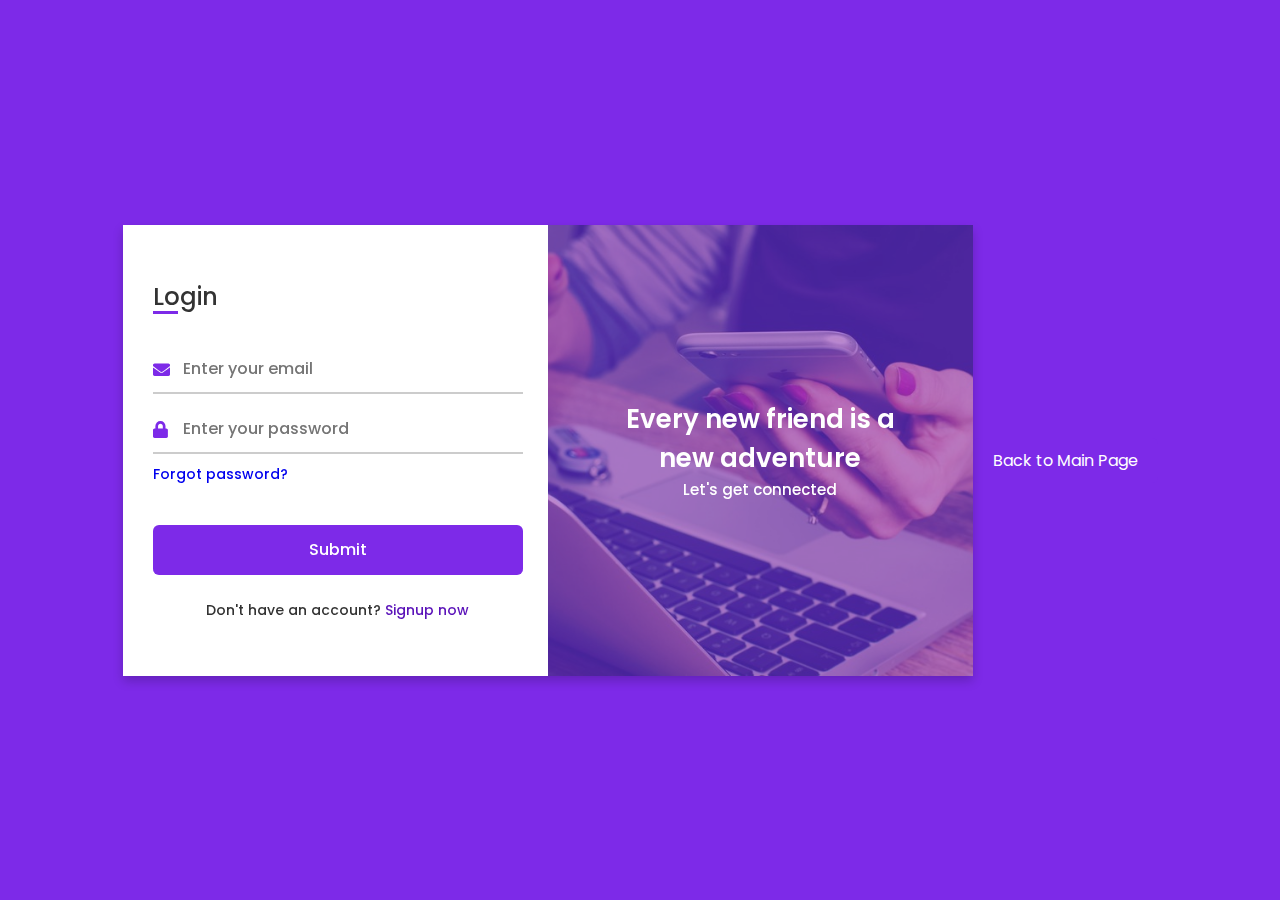
<file: my_project/index.html>
<!DOCTYPE html>
<html lang="en" dir="ltr">
  <head>
    <meta charset="UTF-8">
    <link rel="stylesheet" href="style.css">
    <link rel="stylesheet" href="https://cdnjs.cloudflare.com/ajax/libs/font-awesome/5.15.3/css/all.min.css">
    <meta name="viewport" content="width=device-width, initial-scale=1.0">
   </head>
<body>
  <div class="container">
    <input type="checkbox" id="flip">
    <div class="cover">
      <div class="front">
        <img src="images/frontImg.jpg" alt="">
        <div class="text">
          <span class="text-1">Every new friend is a <br> new adventure</span>
          <span class="text-2">Let's get connected</span>
        </div>
      </div>
      <div class="back">
        <img class="backImg" src="images/backImg.jpg" alt="">
        <div class="text">
          <span class="text-1">Complete miles of journey <br> with one step</span>
          <span class="text-2">Let's get started</span>
        </div>
      </div>
    </div>
    <div class="forms">
        <div class="form-content">
          <div class="login-form">
            <div class="title">Login</div>
          <form action="login.php" method="POST"> <div class="input-boxes">
              <div class="input-box">
                <i class="fas fa-envelope"></i>
                <input type="text" placeholder="Enter your email" name="email" required> </div>
              <div class="input-box">
                <i class="fas fa-lock"></i>
                <input type="password" placeholder="Enter your password" name="password" required> </div>
              <div class="text"><a href="#">Forgot password?</a></div>
              <div class="button input-box">
                <input type="submit" value="Submit"> </div>
              <div class="text sign-up-text">Don't have an account? <label for="flip">Signup now</label></div>
            </div>
        </form>
      </div>
        <div class="signup-form">
          <div class="title">Signup</div>
        <form action="register.php" method="POST"> <div class="input-boxes">
              <div class="input-box">
                <i class="fas fa-user"></i>
                <input type="text" placeholder="Enter your name" name="name" required> </div>
              <div class="input-box">
                <i class="fas fa-envelope"></i>
                <input type="text" placeholder="Enter your email" name="email" required> </div>
              <div class="input-box">
                <i class="fas fa-lock"></i>
                <input type="password" placeholder="Enter your password" name="password" required> </div>
              <div class="button input-box">
                <input type="submit" value="Submit"> </div>
              <div class="text sign-up-text">Already have an account? <label for="flip">Login now</label></div>
            </div>
      </form>
    </div>
    </div>
    </div>
  </div>
  <script>
  // Add some dynamic interactivity
  document.addEventListener('DOMContentLoaded', () => {
    const title = document.querySelector('.title');
    if (title) {
      title.style.transition = 'color 0.5s ease';
      title.addEventListener('mouseover', () => title.style.color = '#7d2ae8');
      title.addEventListener('mouseout', () => title.style.color = '#333');
    }
  });
</script>

<div style="text-align:center; margin-top: 20px;">
  <button onclick="location.href='main.html'" style="padding: 10px 20px; font-size: 16px; background: #7d2ae8; color: white; border: none; border-radius: 6px; cursor: pointer;">
    Back to Main Page
  </button>
</div>

</body>
</html>
</file>
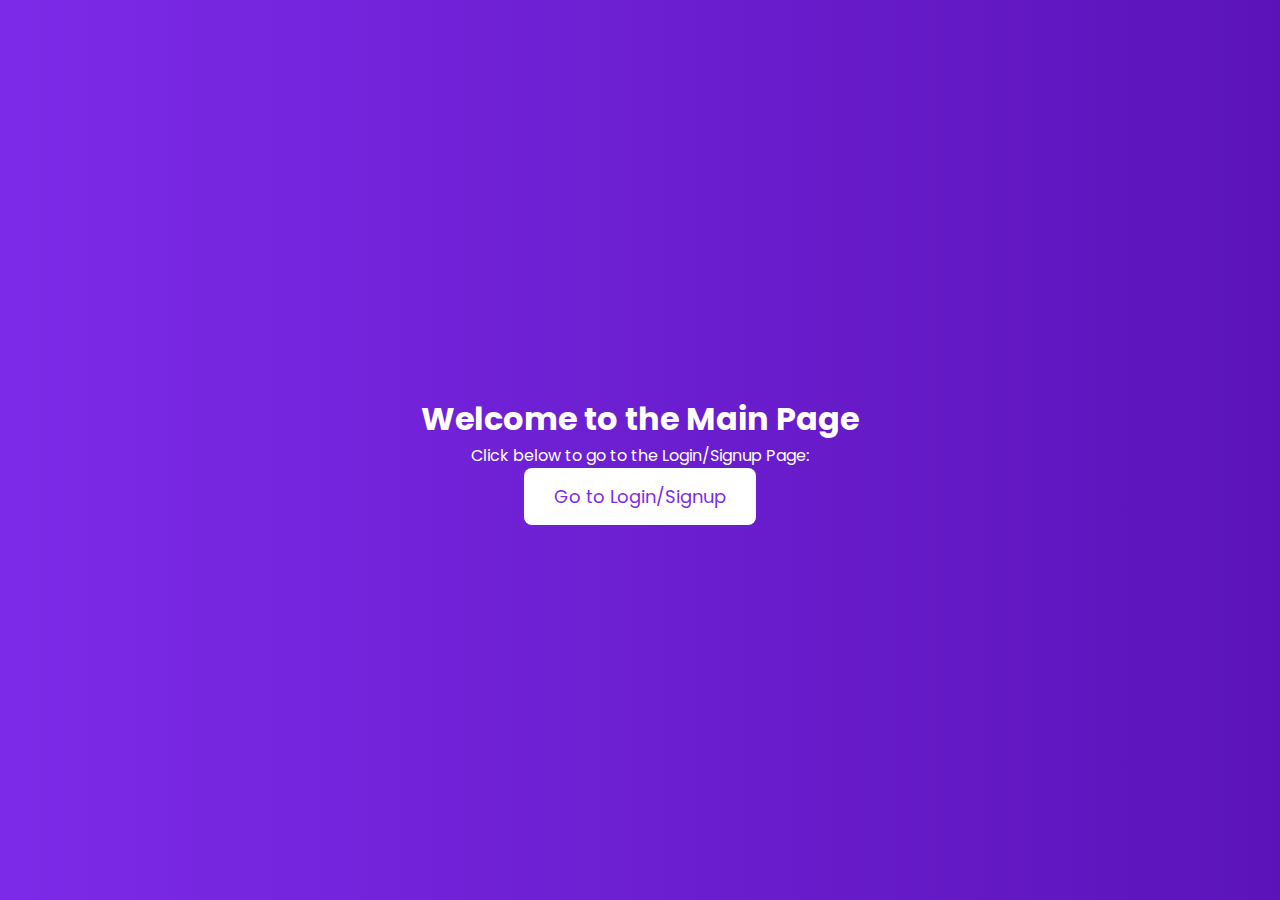
<file: my_project/main.html>
<!DOCTYPE html>
<html lang="en">
<head>
  <meta charset="UTF-8">
  <title>Main Page</title>
  <link rel="stylesheet" href="style.css">
  <style>
    body {
      background: linear-gradient(to right, #7d2ae8, #5b13b9);
      color: white;
      text-align: center;
      padding-top: 50px;
    }
    .main-container {
      max-width: 600px;
      margin: auto;
    }
    .main-button {
      background-color: white;
      color: #7d2ae8;
      border: none;
      padding: 15px 30px;
      font-size: 18px;
      border-radius: 8px;
      cursor: pointer;
      transition: transform 0.2s, background-color 0.3s;
    }
    .main-button:hover {
      transform: scale(1.05);
      background-color: #eee;
    }
  </style>
</head>
<body>
  <div class="main-container">
    <h1>Welcome to the Main Page</h1>
    <p>Click below to go to the Login/Signup Page:</p>
    <button class="main-button" onclick="location.href='index.html'">Go to Login/Signup</button>
  </div>
</body>
</html>
</file>
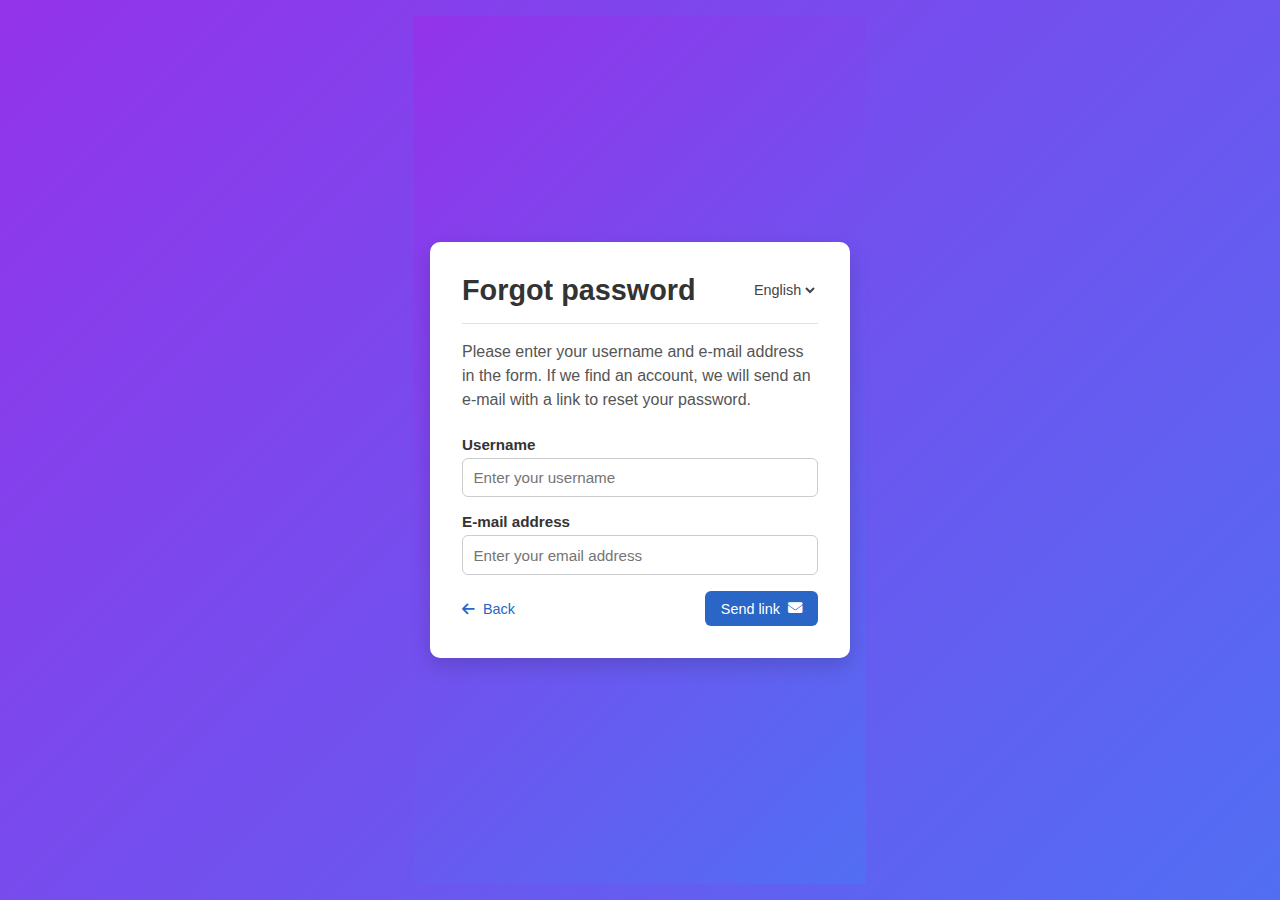
<file: Resumelytic/forgot-password.html>
<!DOCTYPE html>
<html lang="en">
<head>
  <meta charset="UTF-8" />
  <meta name="viewport" content="width=device-width, initial-scale=1.0"/>
  <title>Forgot Password</title>

  <!-- Styles -->
  <link rel="stylesheet" href="forgot-password.css" />
  <link rel="stylesheet" href="https://cdnjs.cloudflare.com/ajax/libs/font-awesome/6.4.0/css/all.min.css" />
</head>
<body>
  <div class="forgot-wrapper shadow">
    <div class="forgot-card">
      <div class="card-header">
        <h2>Forgot password</h2>
        <select class="language-select" aria-label="Language">
          <option>English</option>
        </select>
      </div>
      <hr />
      <p class="info-text">
        Please enter your username and e-mail address in the form. If we find an account, we will send an e-mail with a link to reset your password.
      </p>

      <form id="forgotForm">
        <label for="username">Username</label>
        <input type="text" id="username" placeholder="Enter your username" required />

        <label for="email">E-mail address</label>
        <input type="email" id="email" placeholder="Enter your email address" required />

        <div class="form-actions">
          <a href="login.html" class="back-link"><i class="fas fa-arrow-left"></i> Back</a>
          <button type="submit" class="send-btn">
            <span class="btn-text">Send link</span> <i class="fas fa-envelope"></i>
          </button>
        </div>
      </form>
    </div>
  </div>

  <script src="forgot-password.js"></script>
</body>
</html>
</file>
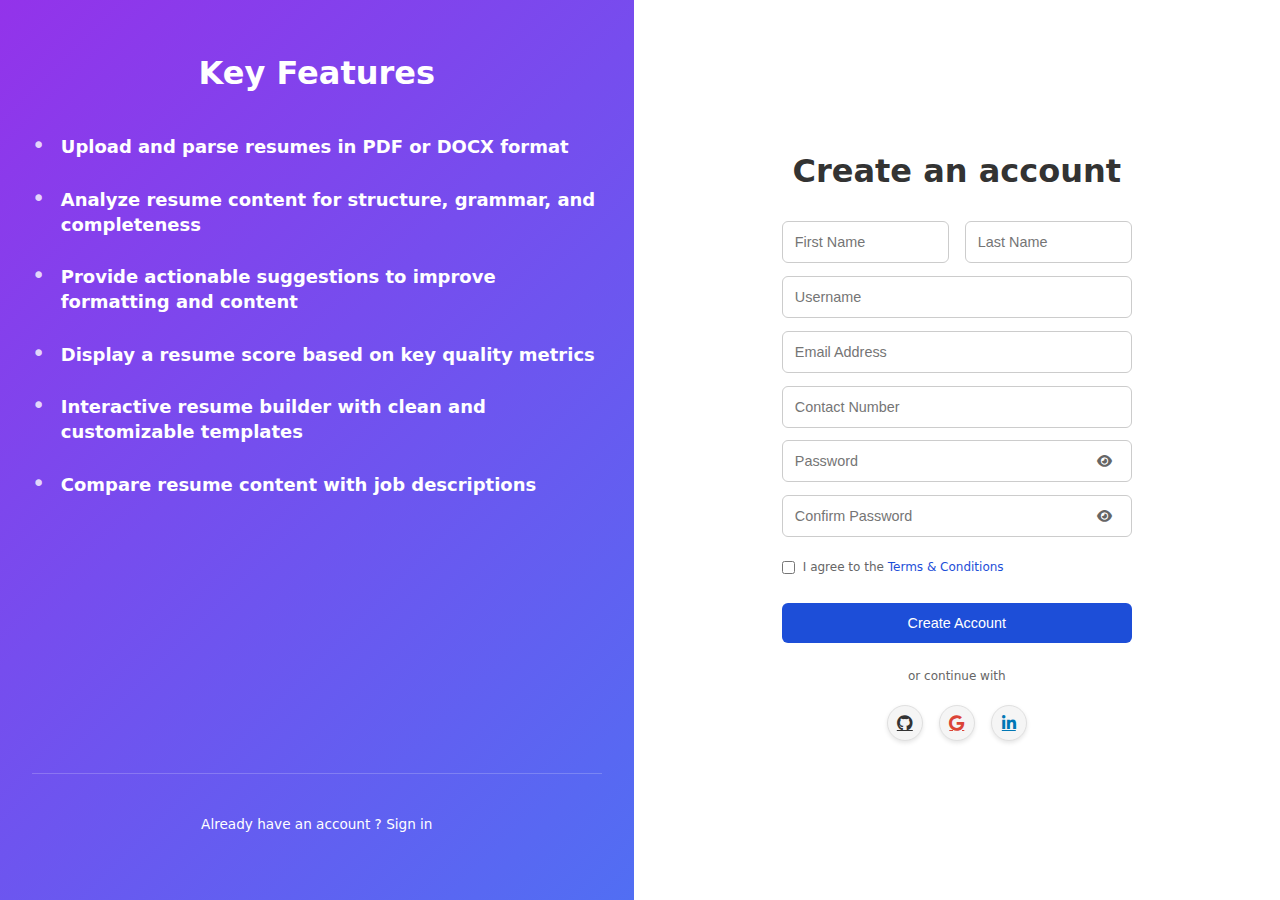
<file: Resumelytic/signup.html>
<!DOCTYPE html>
<html lang="en">
<head>
  <meta charset="UTF-8" />
  <meta name="viewport" content="width=device-width, initial-scale=1.0"/>
  <title>Signup | Resumelytics</title>
  <link rel="stylesheet" href="signup.css" />
  <link rel="stylesheet" href="https://cdnjs.cloudflare.com/ajax/libs/font-awesome/6.4.0/css/all.min.css"/>
</head>
<body>
  <div class="signup-container">
    <div class="left-panel">
      <h1>Key Features</h1>
      <br>
      <ul class="feature-list">
        <li><h3>Upload and parse resumes in PDF or DOCX format</h3></li>
        <li><h3>Analyze resume content for structure, grammar, and completeness</h3></li>
        <li><h3>Provide actionable suggestions to improve formatting and content</h3></li>
        <li><h3>Display a resume score based on key quality metrics</h3></li>
        <li><h3>Interactive resume builder with clean and customizable templates</h3></li>
        <li><h3>Compare resume content with job descriptions</h3></li>
      </ul>
      <div class="login-prompt">
        <p>Already have an account ?  <a href="login.html" class="login-link">  Sign in</a></p>
      </div>
    </div>
    <div class="right-panel">
      <h2>Create an account</h2>
   <form id="signupForm">
  <div class="name-fields">
    <input type="text" name="firstName" placeholder="First Name" required aria-label="First Name" />
    <input type="text" name="lastName" placeholder="Last Name" required aria-label="Last Name" />
  </div>
  <div class="input-wrapper">
    <input type="text" name="username" placeholder="Username" required aria-label="Username" />
  </div>
  <div class="input-wrapper">
    <input type="email" name="email" placeholder="Email Address" required aria-label="Email Address" />
  </div>
  <div class="input-wrapper">
    <input type="tel" name="contact" placeholder="Contact Number" required aria-label="Contact Number" />
  </div>
  <div class="input-wrapper password-wrapper">
    <input type="password" name="password" placeholder="Password" required aria-label="Password" class="password-input" />
    <button type="button" class="toggle-password" aria-label="Show password">
      <i class="fas fa-eye"></i>
    </button>
  </div>
  <div class="input-wrapper password-wrapper">
    <input type="password" name="confirmPassword" placeholder="Confirm Password" required aria-label="Confirm Password" class="password-input" />
    <button type="button" class="toggle-password" aria-label="Show password">
      <i class="fas fa-eye"></i>
    </button>
  </div>
  <div class="terms">
    <input type="checkbox" id="terms" required aria-label="Agree to terms and conditions" />
    <label for="terms">I agree to the <a href="#">Terms & Conditions</a></label>
  </div>
  <button type="submit" class="submit-btn">
    <span class="btn-text">Create Account</span>
    <span class="spinner hidden" aria-hidden="true"></span>
  </button>
  <p class="or">or continue with</p>
  <div class="social-icons">
    <a href="#" aria-label="Sign up with GitHub"><i class="fab fa-github"></i></a>
    <a href="#" aria-label="Sign up with Google"><i class="fab fa-google"></i></a>
    <a href="#" aria-label="Sign up with LinkedIn"><i class="fab fa-linkedin-in"></i></a>
  </div>
</form>
    </div>
  </div>
  <script src="signup.js"></script>
</body>
</html>
</file>
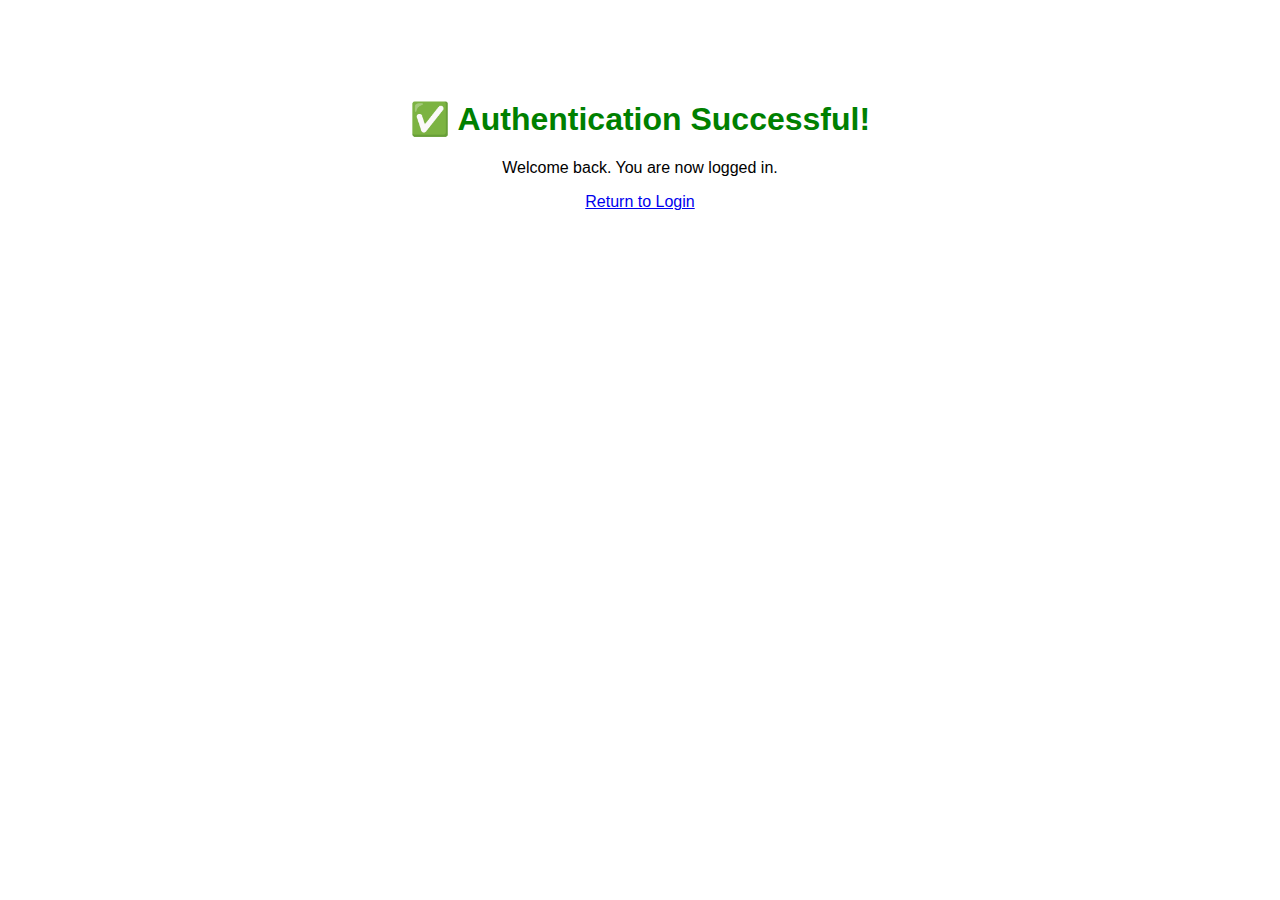
<file: Resumelytic/success.html>
<!DOCTYPE html>
<html lang="en">
<head>
  <meta charset="UTF-8" />
  <title>Login Successful</title>
</head>
<body style="text-align: center; font-family: sans-serif; margin-top: 100px;">
  <h1 style="color: green;">✅ Authentication Successful!</h1>
  <p>Welcome back. You are now logged in.</p>
  <a href="login.html">Return to Login</a>
</body>
</html>
</file>
<file: my_project/style.css>
/* Google Font Link */
@import url('https://fonts.googleapis.com/css2?family=Poppins:wght@200;300;400;500;600;700&display=swap');

* {
  margin: 0;
  padding: 0;
  box-sizing: border-box;
  font-family: "Poppins", sans-serif;
}

body {
  min-height: 100vh;
  display: flex;
  align-items: center;
  justify-content: center;
  background: #7d2ae8;
  padding: 30px;
}

.container {
  position: relative;
  max-width: 850px;
  width: 100%;
  background: #fff;
  padding: 40px 30px;
  box-shadow: 0 5px 10px rgba(0, 0, 0, 0.2);
  perspective: 2700px;
}

.container .cover {
  position: absolute;
  top: 0;
  left: 50%;
  height: 100%;
  width: 50%;
  z-index: 98;
  transition: all 1s ease;
  transform-origin: left;
  transform-style: preserve-3d;
  backface-visibility: hidden;
}

.container #flip:checked ~ .cover {
  transform: rotateY(-180deg);
}

.container #flip:checked ~ .forms .login-form {
  pointer-events: none;
}

.container .cover .front,
.container .cover .back {
  position: absolute;
  top: 0;
  left: 0;
  height: 100%;
  width: 100%;
}

.cover .back {
  transform: rotateY(180deg);
}

.container .cover img {
  position: absolute;
  height: 100%;
  width: 100%;
  object-fit: cover;
  z-index: 10;
}

.container .cover .text {
  position: absolute;
  z-index: 10;
  height: 100%;
  width: 100%;
  display: flex;
  flex-direction: column;
  align-items: center;
  justify-content: center;
}

.container .cover .text::before {
  content: '';
  position: absolute;
  height: 100%;
  width: 100%;
  opacity: 0.5;
  background: #7d2ae8;
}

.cover .text .text-1,
.cover .text .text-2 {
  z-index: 20;
  font-size: 26px;
  font-weight: 600;
  color: #fff;
  text-align: center;
}

.cover .text .text-2 {
  font-size: 15px;
  font-weight: 500;
}

.container .forms {
  height: 100%;
  width: 100%;
  background: #fff;
}

.container .form-content {
  display: flex;
  align-items: center;
  justify-content: space-between;
}

.form-content .login-form,
.form-content .signup-form {
  width: calc(100% / 2 - 25px);
}

.forms .form-content .title {
  position: relative;
  font-size: 24px;
  font-weight: 500;
  color: #333;
}

.forms .form-content .title:before {
  content: '';
  position: absolute;
  left: 0;
  bottom: 0;
  height: 3px;
  width: 25px;
  background: #7d2ae8;
}

.forms .signup-form .title:before {
  width: 20px;
}

.forms .form-content .input-boxes {
  margin-top: 30px;
}

.forms .form-content .input-box {
  display: flex;
  align-items: center;
  height: 50px;
  width: 100%;
  margin: 10px 0;
  position: relative;
}

.form-content .input-box input {
  height: 100%;
  width: 100%;
  outline: none;
  border: none;
  padding: 0 30px;
  font-size: 16px;
  font-weight: 500;
  border-bottom: 2px solid rgba(0, 0, 0, 0.2);
  transition: all 0.3s ease;
}

.form-content .input-box input:focus,
.form-content .input-box input:valid {
  border-color: #7d2ae8;
}

.form-content .input-box i {
  position: absolute;
  color: #7d2ae8;
  font-size: 17px;
}

.forms .form-content .text {
  font-size: 14px;
  font-weight: 500;
  color: #333;
}

.forms .form-content .text a {
  text-decoration: none;
}

.forms .form-content .text a:hover {
  text-decoration: underline;
}

.forms .form-content .button {
  color: #fff;
  margin-top: 40px;
}

.forms .form-content .button input {
  color: #fff;
  background: #7d2ae8;
  border-radius: 6px;
  padding: 0;
  cursor: pointer;
  transition: all 0.4s ease;
}

.forms .form-content .button input:hover {
  background: #5b13b9;
}

.forms .form-content label {
  color: #5b13b9;
  cursor: pointer;
}

.forms .form-content label:hover {
  text-decoration: underline;
}

.forms .form-content .login-text,
.forms .form-content .sign-up-text {
  text-align: center;
  margin-top: 25px;
}

.container #flip {
  display: none;
}

@media (max-width: 730px) {
  .container .cover {
    display: none;
  }

  .form-content .login-form,
  .form-content .signup-form {
    width: 100%;
  }

  .form-content .signup-form {
    display: none;
  }

  .container #flip:checked ~ .forms .signup-form {
    display: block;
  }

  .container #flip:checked ~ .forms .login-form {
    display: none;
  }
}
</file>
<file: Resumelytic/forgot-password.css>
:root {
  --primary-color: #2a66c5;
  --card-bg: #fff;
  --text-color: #333;
  --border-color: #ccc;
  --font-family: 'Segoe UI', Tahoma, sans-serif;
}

* {
  box-sizing: border-box;
  margin: 0;
  padding: 0;
}

body, html {
  height: 100%;
  font-family: var(--font-family);
  background: linear-gradient(-45deg, #1e3a8a, #6b21a8, #3b82f6, #9333ea);
  background-size: 400% 400%;
  animation: gradientShift 12s ease infinite;
  display: flex;
  justify-content: center;
  align-items: center;
  padding: 1rem;
}

@keyframes gradientShift {
  0% { background-position: 0% 50%; }
  50% { background-position: 100% 50%; }
  100% { background-position: 0% 50%; }
}

.forgot-wrapper {
  width: 100%;
  max-width: 420px;
  background-color: var(--card-bg);
  padding: 2rem;
  border-radius: 10px;
  box-shadow: 0 8px 20px rgba(0, 0, 0, 0.15);
  transition: transform 0.3s ease;
}

.forgot-wrapper:hover {
  transform: scale(1.01);
}

.card-header {
  display: flex;
  justify-content: space-between;
  align-items: center;
  margin-bottom: 1rem;
}

.card-header h2 {
  font-size: 1.8rem;
  color: var(--text-color);
}

.language-select {
  border: none;
  background: transparent;
  font-size: 0.9rem;
  color: #444;
  cursor: pointer;
}

hr {
  border: none;
  border-top: 1px solid #e0e0e0;
  margin: 1rem 0;
}

.info-text {
  font-size: 1rem;
  color: #555;
  margin-bottom: 1.5rem;
  line-height: 1.5;
}

form label {
  display: block;
  font-weight: 600;
  margin-bottom: 0.3rem;
  font-size: 0.95rem;
  color: var(--text-color);
}

form input {
  width: 100%;
  padding: 0.65rem;
  border: 1px solid var(--border-color);
  border-radius: 6px;
  margin-bottom: 1rem;
  font-size: 0.95rem;
  transition: all 0.3s ease;
}

form input:focus {
  outline: none;
  border-color: var(--primary-color);
  box-shadow: 0 0 0 2px rgba(42, 102, 197, 0.2);
  transform: scale(1.02);
}

.form-actions {
  display: flex;
  justify-content: space-between;
  align-items: center;
}

.back-link {
  color: var(--primary-color);
  text-decoration: none;
  font-size: 0.9rem;
}

.back-link i {
  margin-right: 4px;
}

.send-btn {
  background-color: var(--primary-color);
  color: white;
  padding: 0.6rem 1rem;
  border: none;
  border-radius: 6px;
  cursor: pointer;
  font-size: 0.9rem;
  display: flex;
  align-items: center;
  gap: 0.5rem;
  transition: all 0.3s ease;
}

.send-btn:hover {
  background-color: #1d4db0;
  transform: scale(1.03);
}

/* Responsive tweaks */
@media (max-width: 480px) {
  .forgot-wrapper {
    padding: 1.5rem;
  }

  .card-header h2 {
    font-size: 1.4rem;
  }

  .info-text {
    font-size: 0.9rem;
  }

  .send-btn {
    font-size: 0.85rem;
    padding: 0.5rem 0.8rem;
  }

  .form-actions {
    flex-direction: column;
    gap: 1rem;
    align-items: stretch;
  }

  .back-link {
    align-self: flex-start;
  }
}
</file>
<file: Resumelytic/signup.css>
:root {
  --primary-color: #1d4ed8;
  --primary-dark: #1e40af;
  --light-color: #f8f9fa;
  --bg-color: #f0f4f8;
  --panel-color: #ffffff;
  --error-color: #dc2626;
  --success-color: #16a34a;
  --text-color: #333;
  --text-light: #666;
  --border-color: #ccc;
  --border-radius: 6px;
  --transition: all 0.3s ease;
}

* {
  margin: 0;
  padding: 0;
  box-sizing: border-box;
}

body, html {
  height: 100%;
  font-family: 'Segoe UI', system-ui, -apple-system, sans-serif;
  background-color: var(--bg-color);
  color: var(--text-color);
  line-height: 1.6;
}

.signup-container {
  display: flex;
  height: 100vh;
  width: 100%;
}

.left-panel {
  flex: 1;
  background: linear-gradient(-45deg, #1e3a8a, #6b21a8, #3b82f6, #9333ea);
  background-size: 400% 400%;
  animation: gradientShift 15s ease infinite;
  color: white;
  padding: 3rem 2rem;
  display: flex;
  flex-direction: column;
  justify-content: center;
  text-align: center;
  overflow: hidden;


}
.left-panel::-webkit-scrollbar {
  display: none;  /* Chrome, Safari and Opera */
}

.left-panel h2 {
  font-size: clamp(1.5rem, 2vw, 2rem);
  margin-bottom: 1.5rem;
  font-weight: 600;
}

.feature-list {
  list-style: none;
  margin: 0 0 2rem 0;
  padding: 0;
  flex-grow: 1;
   margin-bottom: 2rem;
  padding-bottom: 1rem; 
    max-height: calc(100vh - 300px);
  overflow: hidden;
}

.feature-list li {
  position: relative;
  padding: 0.6rem 0 0.6rem 1.8rem;
  margin-bottom: 0.5rem;
  line-height: 1.4;
  font-size: clamp(0.85rem, 1.2vw, 1rem);
  text-align: left;
}

.feature-list li:before {
  content: "•";
  position: absolute;
  left: 0;
  color: rgba(255,255,255,0.8);
  font-size: 1.4rem;
  line-height: 1;
}

.left-panel p {
  font-size: clamp(0.9rem, 1.1vw, 1rem);
  line-height: 1.6;
  margin-bottom: 2rem;
}

.login-prompt {
  margin-top: auto;
  padding-top: 1.5rem;
  border-top: 1px solid rgba(255,255,255,0.2);
   padding-bottom: 1rem;
}

.login-prompt p {
  margin: 0;
  font-size: clamp(0.85rem, 1vw, 0.95rem);
}

.login-link {
  color: white;
  text-decoration: none;
  font-weight: 500;
  transition: var(--transition);
  display: inline-block;
  margin-top: 1rem;
}

.login-link:hover, .login-link:focus {
  color: rgba(255, 255, 255, 0.9);
  text-decoration: underline;
  opacity: 0.9;
}

.right-panel {
  flex: 1;
  background-color: var(--panel-color);
  display: flex;
  flex-direction: column;
  justify-content: center;
  padding: 2rem clamp(1rem, 3vw, 3rem);
  text-align: center;
  overflow-y: auto;
}

.right-panel h2 {
  font-size: clamp(1.5rem, 2.5vw, 2.2rem);
  margin-bottom: 1.5rem;
  color: var(--text-color);
}

form {
  display: flex;
  flex-direction: column;
  gap: 0.8rem;
  align-items: center;
  width: 100%;
}

.input-wrapper {
  position: relative;
  width: 100%;
  max-width: 350px;
}

.password-wrapper {
  display: flex;
  align-items: center;
}

.password-wrapper input {
  padding-right: 2.5rem;
}

.toggle-password {
  position: absolute;
  right: 0.75rem;
  background: none;
  border: none;
  color: var(--text-light);
  cursor: pointer;
  padding: 0.5rem;
  transition: var(--transition);
}

.toggle-password:hover, .toggle-password:focus {
  color: var(--primary-color);
  outline: none;
}

form input {
  width: 100%;
  padding: 0.75rem;
  border-radius: var(--border-radius);
  border: 1px solid var(--border-color);
  font-size: clamp(0.9rem, 1.1vw, 1rem);
  transition: var(--transition);
}

form input:focus {
  border-color: var(--primary-color);
  outline: none;
  box-shadow: 0 0 0 2px rgba(29, 78, 216, 0.2);
}

form input.error {
  border-color: var(--error-color);
}

.error-message {
  color: var(--error-color);
  font-size: 0.75rem;
  margin-top: 0.25rem;
  text-align: left;
  width: 100%;
  max-width: 350px;
}

.name-fields {
  display: flex;
  gap: 1rem;
  width: 100%;
  max-width: 350px;
}

.name-fields input {
  flex: 1;
  min-width: 0;
}

.terms {
  display: flex;
  align-items: center;
  width: 100%;
  max-width: 350px;
  margin: 0.5rem 0 0.8rem;
}

.terms input {
  width: auto;
  margin-right: 0.5rem;
}

.terms label {
  font-size: clamp(0.75rem, 0.9vw, 0.85rem);
  color: var(--text-light);
  text-align: left;
}

.terms a {
  color: var(--primary-color);
  text-decoration: none;
}

.terms a:hover, .terms a:focus {
  text-decoration: underline;
}

.submit-btn {
  width: 100%;
  max-width: 350px;
  padding: 0.75rem;
  background-color: var(--primary-color);
  color: white;
  border: none;
  border-radius: var(--border-radius);
  font-size: clamp(0.9rem, 1.1vw, 1rem);
  cursor: pointer;
  transition: var(--transition);
  display: flex;
  align-items: center;
  justify-content: center;
  gap: 0.5rem;
  margin-bottom: 0.5rem;
}

.submit-btn:hover, .submit-btn:focus {
  background-color: var(--primary-dark);
  outline: none;
}

.submit-btn:disabled {
  background-color: #ccc;
  cursor: not-allowed;
}

.spinner {
  width: 1rem;
  height: 1rem;
  border: 2px solid rgba(255, 255, 255, 0.3);
  border-radius: 50%;
  border-top-color: white;
  animation: spin 1s ease-in-out infinite;
}

@keyframes spin {
  to { transform: rotate(360deg); }
}

.hidden {
  display: none;
}

.or {
  margin: 0.2rem 0;
  font-size: clamp(0.75rem, 0.9vw, 0.85rem);
  color: var(--text-light);
}

.social-icons {
  display: flex;
  justify-content: center;
  gap: 1rem;
  margin: 0.2rem 0 0.8rem;
}

.social-icons a {
  display: flex;
  align-items: center;
  justify-content: center;
  width: 36px;
  height: 36px;
  background-color: #f5f5f5;
  border-radius: 50%;
  color: #555;
  transition: var(--transition);
  box-shadow: 0 2px 4px rgba(0,0,0,0.1);
  border: 1px solid #e0e0e0;
}

.social-icons a:hover, .social-icons a:focus {
  transform: translateY(-2px);
  box-shadow: 0 4px 8px rgba(0,0,0,0.15);
  outline: none;
}

.social-icons a:nth-child(1) {
  color: #333;
}

.social-icons a:nth-child(2) {
  color: #DB4437;
}

.social-icons a:nth-child(3) {
  color: #0077B5;
}

.social-icons a:hover:nth-child(1), 
.social-icons a:focus:nth-child(1) {
  background-color: #333;
  color: white;
}

.social-icons a:hover:nth-child(2),
.social-icons a:focus:nth-child(2) {
  background-color: #DB4437;
  color: white;
}

.social-icons a:hover:nth-child(3),
.social-icons a:focus:nth-child(3) {
  background-color: #0077B5;
  color: white;
}

/* Responsive adjustments */
@media (max-width: 1200px) {
  .left-panel {
    padding: 2rem 1.5rem;
  }
}

@media (max-width: 992px) {
  .left-panel h2 {
    margin-bottom: 1rem;
  }
  
  .feature-list li {
    padding: 0.5rem 0 0.5rem 1.5rem;
  }
}

@media (max-width: 768px) {
  .signup-container {
    flex-direction: column;
    height: auto;
    min-height: 100vh;
  }

  .left-panel,
  .right-panel {
    flex: none;
    width: 100%;
    height: auto;
  }

  .left-panel {
    padding: 2rem 1rem;
    order: 2;
  }

  .right-panel {
    padding: 2rem 1rem;
    order: 1;
  }
  
  form {
    gap: 0.7rem;
  }
  
  .feature-list li {
    text-align: center;
    padding-left: 0;
  }
  
  .feature-list li:before {
    display: none;
  }
}

@media (max-width: 576px) {
  .name-fields {
    flex-direction: column;
    gap: 0.7rem;
  }
  
  .right-panel h2 {
    margin-bottom: 1rem;
  }
  
  .submit-btn {
    padding: 0.65rem;
  }
}

/* Success message */
.success-message {
  color: var(--success-color);
  font-size: 0.9rem;
  margin-top: 1rem;
  text-align: center;
  max-width: 350px;
  width: 100%;
}
@media (max-width: 480px) {
  .signup-container {
    padding: 1rem;
  }

  .left-panel,
  .right-panel {
    padding: 1rem 0.5rem;
  }

  .left-panel h2,
  .right-panel h2 {
    font-size: 1.3rem;
  }

  .feature-list {
    padding-left: 0;
  }

  .feature-list li {
    font-size: 0.85rem;
    padding: 0.4rem 0;
  }

  form input,
  .submit-btn,
  .terms label,
  .error-message {
    font-size: 0.85rem;
  }

  .submit-btn {
    padding: 0.6rem;
  }

  .name-fields {
    flex-direction: column;
    gap: 0.5rem;
  }

  .social-icons {
    gap: 0.6rem;
  }

  .social-icons a {
    width: 32px;
    height: 32px;
    font-size: 0.9rem;
  }

  .toggle-password {
    padding: 0.25rem;
    right: 0.5rem;
  }
}
@media (max-width: 360px) {
  .left-panel h2,
  .right-panel h2 {
    font-size: 1.1rem;
  }

  .submit-btn {
    font-size: 0.75rem;
    padding: 0.5rem;
  }

  .feature-list li {
    font-size: 0.75rem;
  }

  .terms label {
    font-size: 0.7rem;
  }
}


@keyframes gradientShift {
  0% {
    background-position: 0% 50%;
  }
  50% {
    background-position: 100% 50%;
  }
  100% {
    background-position: 0% 50%;
  }
}


/* Dark mode toggle button */
.theme-toggle {
  position: absolute;
  top: 1rem;
  right: 1rem;
  background: #ffffff88;
  border: none;
  padding: 0.5rem 1rem;
  border-radius: 999px;
  cursor: pointer;
  font-weight: 600;
  color: #333;
  transition: background 0.3s, color 0.3s;
  z-index: 999;
}

.theme-toggle:hover {
  background: #ffffffcc;
}

/* Dark theme overrides */
body.dark-mode {
  background-color: #1f2937;
  color: #f3f4f6;
}

body.dark-mode .left-panel {
  background: linear-gradient(-45deg, #0f172a, #312e81, #1e3a8a, #6b21a8);
}

body.dark-mode .right-panel {
  background-color: #111827;
}

body.dark-mode input,
body.dark-mode .submit-btn {
  background-color: #1f2937;
  color: #f3f4f6;
  border-color: #374151;
}

body.dark-mode input:focus {
  box-shadow: 0 0 0 2px rgba(147, 51, 234, 0.3);
}

body.dark-mode .terms label,
body.dark-mode .error-message {
  color: #d1d5db;
}

body.dark-mode .social-icons a {
  background-color: #374151;
  color: #e5e7eb;
}

body.dark-mode .social-icons a:hover {
  background-color: #6b21a8;
  color: #fff;
}
</file>
